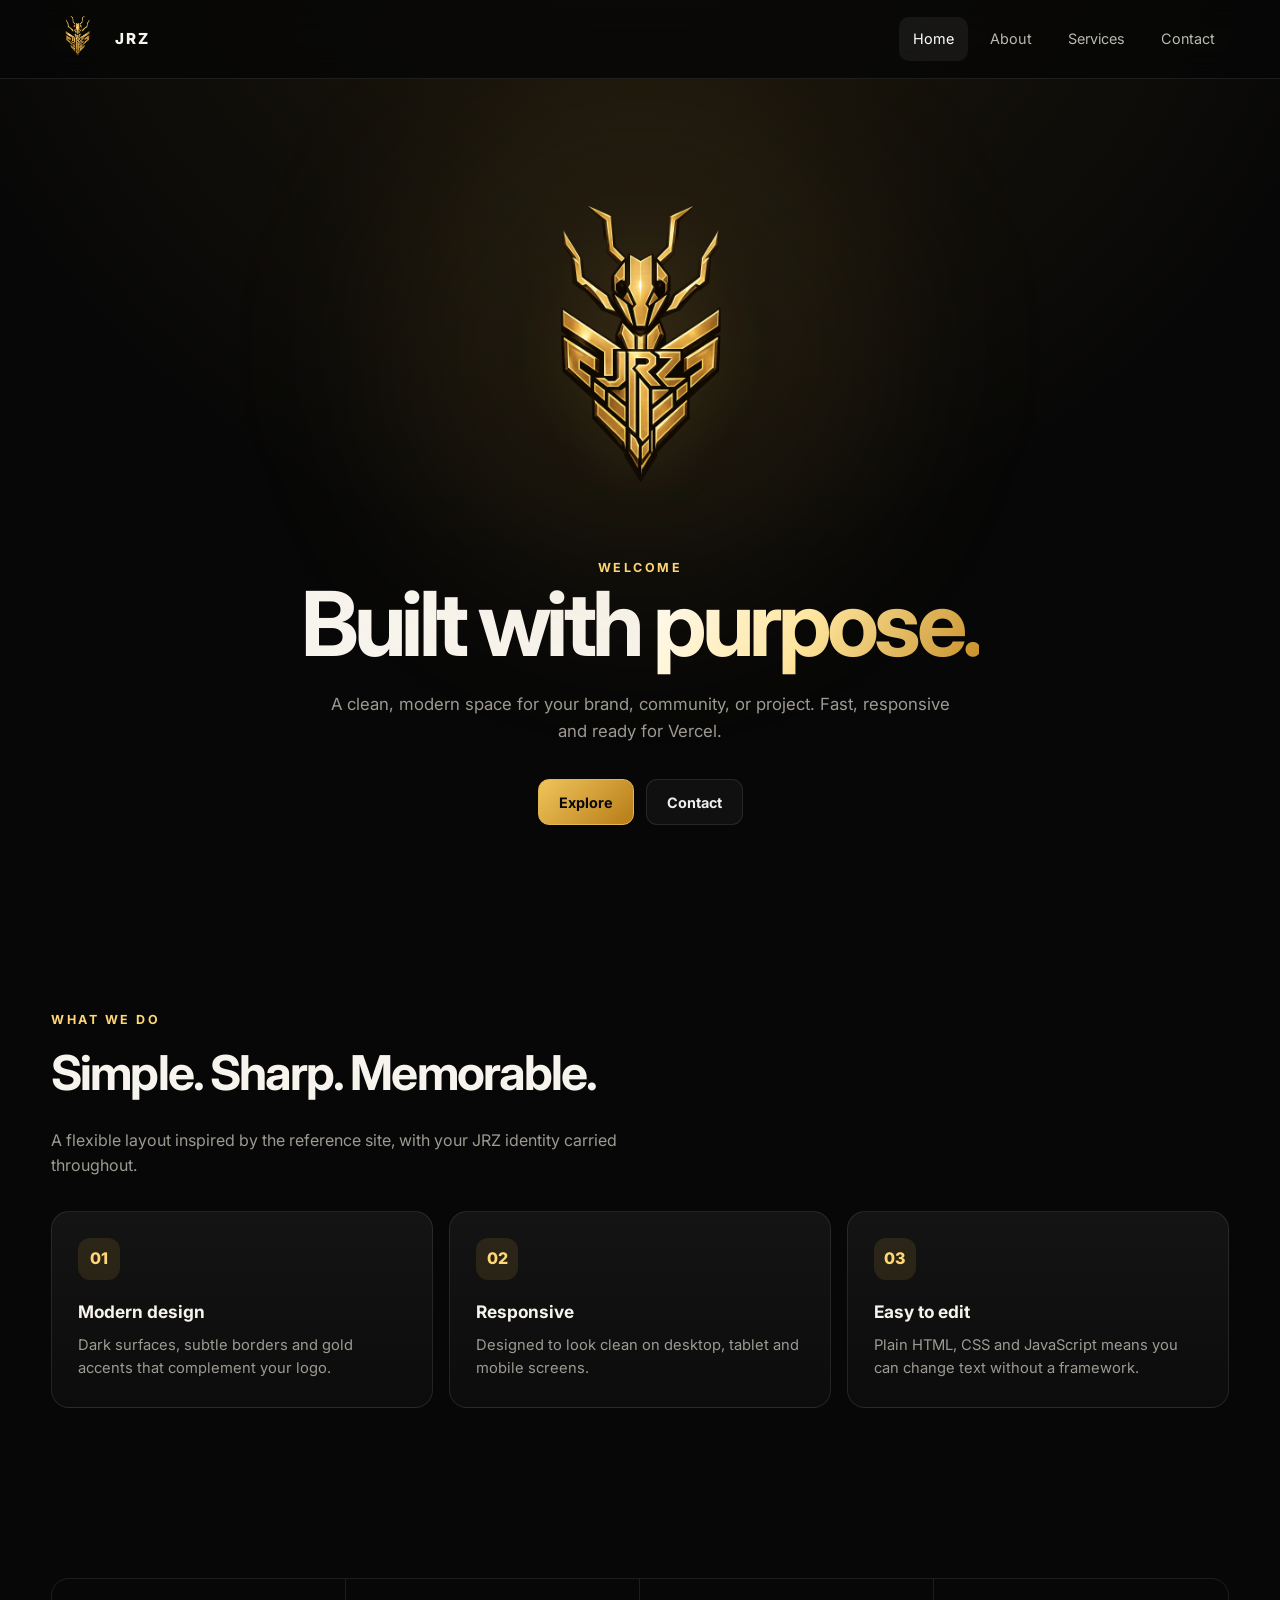
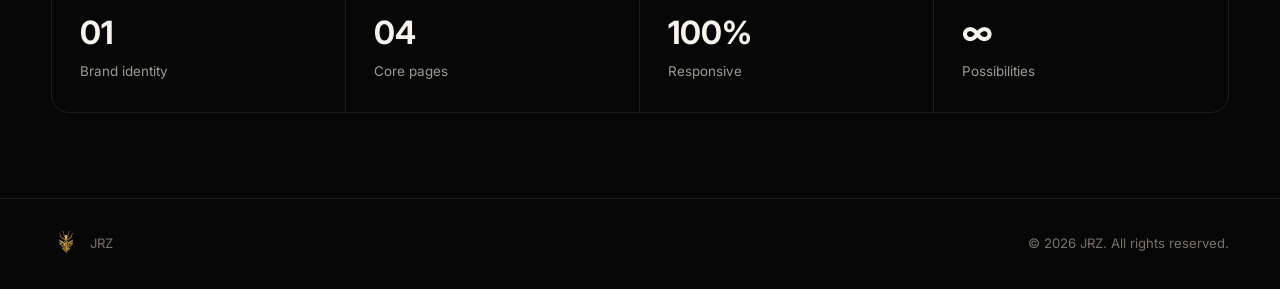
<file: index.html>
<!doctype html>
<html lang="en">
<head>
<meta charset="utf-8">
<meta name="viewport" content="width=device-width,initial-scale=1">
<meta name="theme-color" content="#070707">
<title>JRZ — Home</title>
<link rel="stylesheet" href="style.css">
</head>
<body>

<header class="site-header">
 <div class="container nav">
  <a class="logo-link" href="index.html" aria-label="Go to homepage">
    <img src="assets/logo.png" alt="JRZ logo"><span class="brand">JRZ</span>
  </a>
  <button class="menu" aria-label="Open menu" aria-expanded="false">☰</button>
  <nav class="nav-links" aria-label="Main navigation">
   <a class="active" href="index.html">Home</a>
   <a class="" href="about.html">About</a>
   <a class="" href="services.html">Services</a>
   <a class="" href="contact.html">Contact</a>
  </nav>
 </div>
</header>

<main>
<section class="hero">
  <div class="container">
    <img class="hero-logo" src="assets/logo.png" alt="JRZ logo">
    <div class="eyebrow">Welcome</div>
    <h1>Built with <span class="gradient">purpose.</span></h1>
    <p>A clean, modern space for your brand, community, or project. Fast, responsive and ready for Vercel.</p>
    <div class="actions">
      <a class="btn btn-primary" href="about.html">Explore</a>
      <a class="btn btn-secondary" href="contact.html">Contact</a>
    </div>
  </div>
</section>
<section class="section">
  <div class="container">
    <div class="section-head">
      <div class="eyebrow">What we do</div><h2>Simple. Sharp. Memorable.</h2>
      <p>A flexible layout inspired by the reference site, with your JRZ identity carried throughout.</p>
    </div>
    <div class="grid">
      <article class="card"><div class="icon">01</div><h3>Modern design</h3><p>Dark surfaces, subtle borders and gold accents that complement your logo.</p></article>
      <article class="card"><div class="icon">02</div><h3>Responsive</h3><p>Designed to look clean on desktop, tablet and mobile screens.</p></article>
      <article class="card"><div class="icon">03</div><h3>Easy to edit</h3><p>Plain HTML, CSS and JavaScript means you can change text without a framework.</p></article>
    </div>
  </div>
</section>
<section class="section">
 <div class="container">
  <div class="stats">
   <div class="stat"><strong>01</strong><span>Brand identity</span></div>
   <div class="stat"><strong>04</strong><span>Core pages</span></div>
   <div class="stat"><strong>100%</strong><span>Responsive</span></div>
   <div class="stat"><strong>∞</strong><span>Possibilities</span></div>
  </div>
 </div>
</section>
</main>
<footer><div class="container footer-inner">
  <a class="footer-logo" href="index.html"><img src="assets/logo.png" alt=""> <span>JRZ</span></a>
  <span>© <span id="year"></span> JRZ. All rights reserved.</span>
</div></footer>
<script src="script.js"></script>
</body>
</html>
</file>
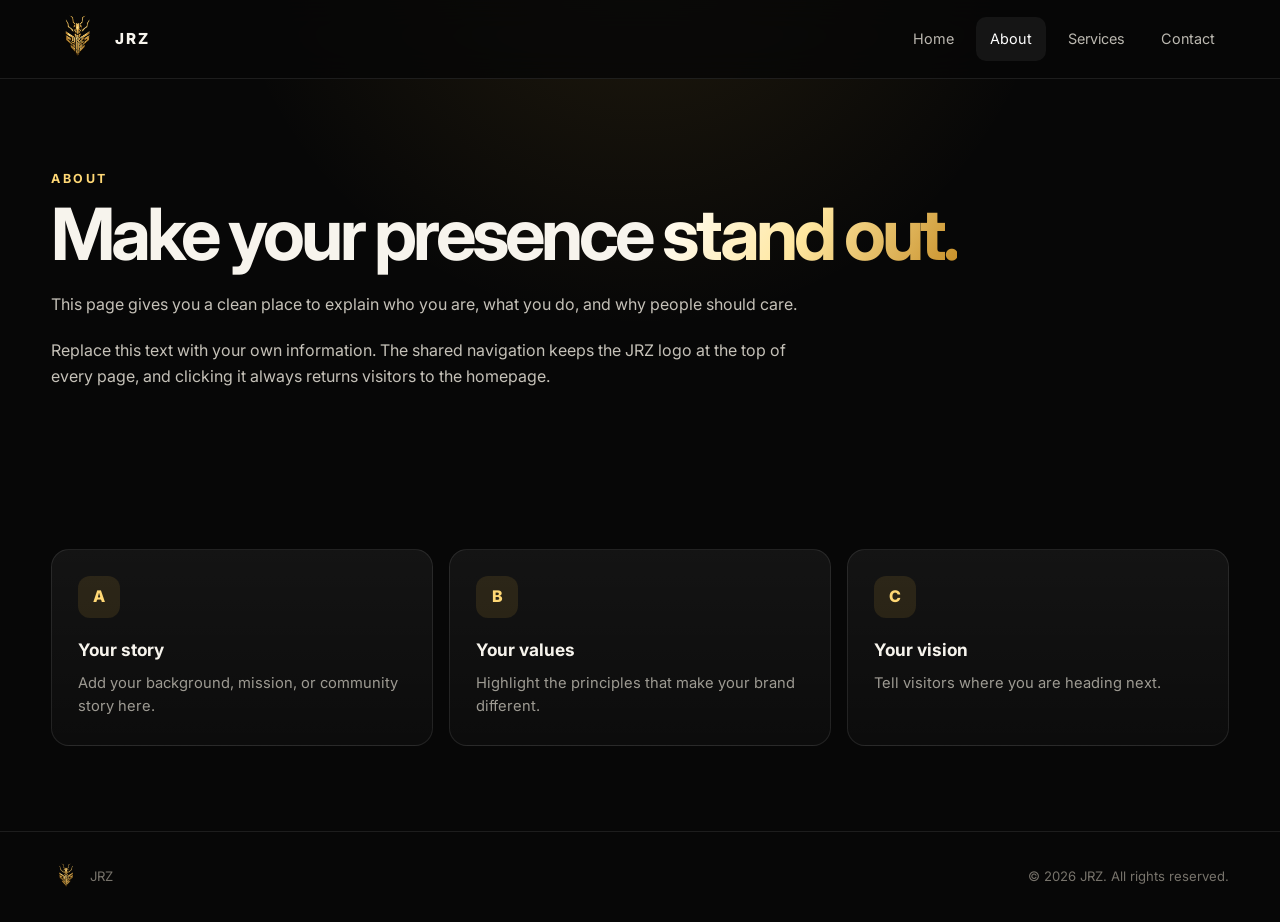
<file: about.html>
<!doctype html>
<html lang="en">
<head>
<meta charset="utf-8">
<meta name="viewport" content="width=device-width,initial-scale=1">
<meta name="theme-color" content="#070707">
<title>JRZ — About</title>
<link rel="stylesheet" href="style.css">
</head>
<body>

<header class="site-header">
 <div class="container nav">
  <a class="logo-link" href="index.html" aria-label="Go to homepage">
    <img src="assets/logo.png" alt="JRZ logo"><span class="brand">JRZ</span>
  </a>
  <button class="menu" aria-label="Open menu" aria-expanded="false">☰</button>
  <nav class="nav-links" aria-label="Main navigation">
   <a class="" href="index.html">Home</a>
   <a class="active" href="about.html">About</a>
   <a class="" href="services.html">Services</a>
   <a class="" href="contact.html">Contact</a>
  </nav>
 </div>
</header>

<main>
<section class="page-hero"><div class="container">
 <div class="eyebrow">About</div><h1>Make your presence <span class="gradient">stand out.</span></h1>
 <div class="prose"><p>This page gives you a clean place to explain who you are, what you do, and why people should care.</p><p>Replace this text with your own information. The shared navigation keeps the JRZ logo at the top of every page, and clicking it always returns visitors to the homepage.</p></div>
</div></section>
<section class="section"><div class="container"><div class="grid">
 <article class="card"><div class="icon">A</div><h3>Your story</h3><p>Add your background, mission, or community story here.</p></article>
 <article class="card"><div class="icon">B</div><h3>Your values</h3><p>Highlight the principles that make your brand different.</p></article>
 <article class="card"><div class="icon">C</div><h3>Your vision</h3><p>Tell visitors where you are heading next.</p></article>
</div></div></section>
</main>
<footer><div class="container footer-inner">
  <a class="footer-logo" href="index.html"><img src="assets/logo.png" alt=""> <span>JRZ</span></a>
  <span>© <span id="year"></span> JRZ. All rights reserved.</span>
</div></footer>
<script src="script.js"></script>
</body>
</html>
</file>
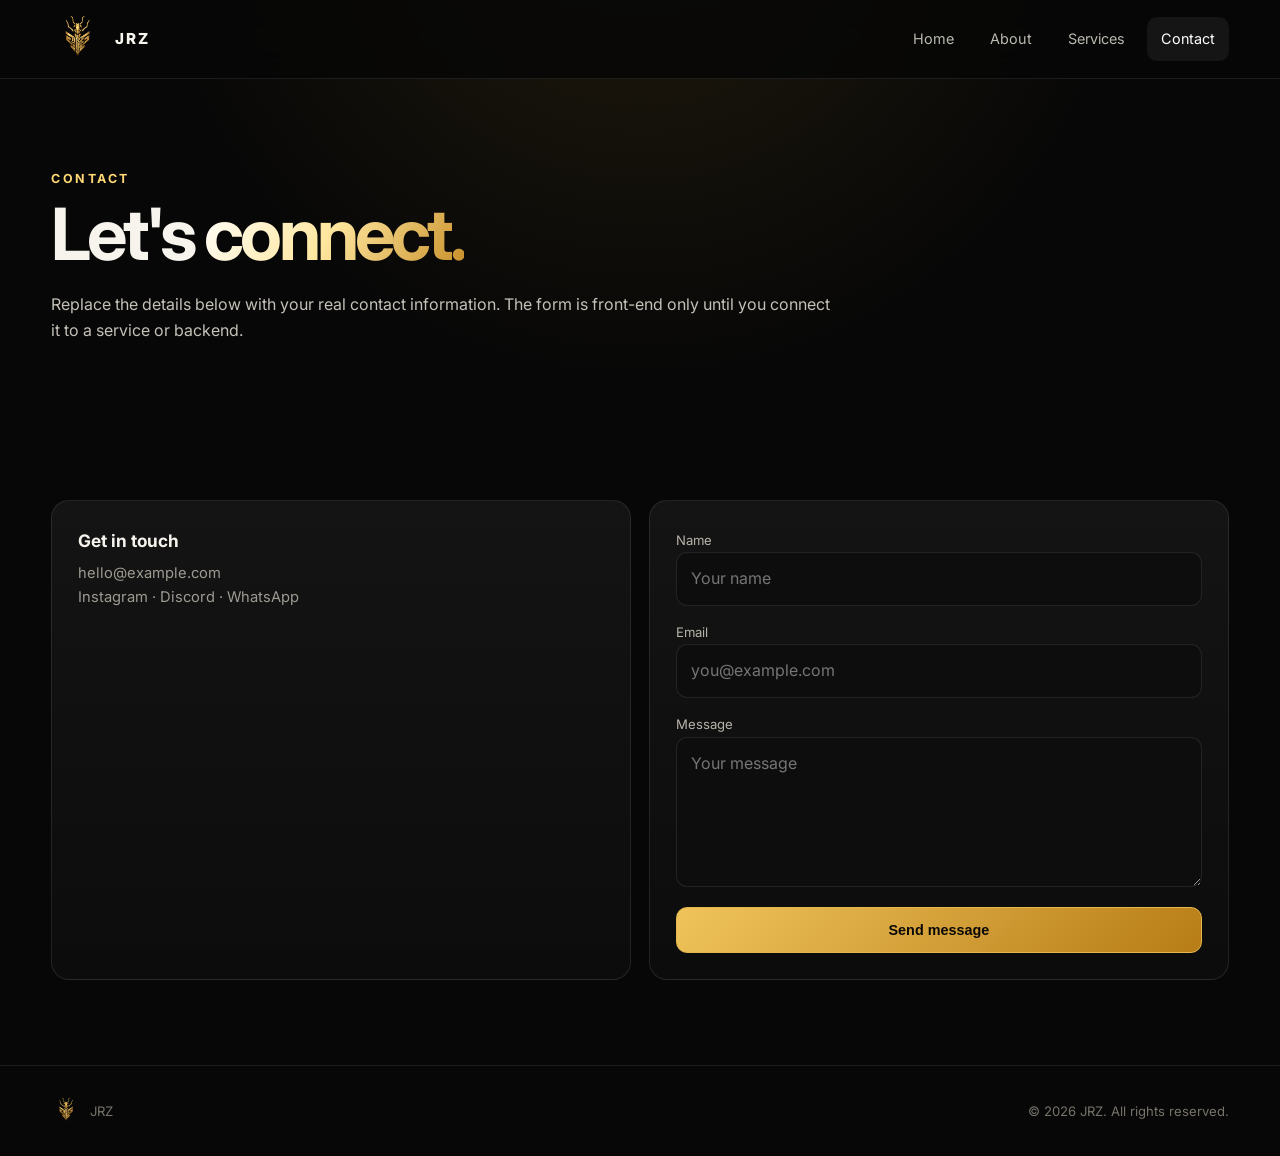
<file: contact.html>
<!doctype html>
<html lang="en">
<head>
<meta charset="utf-8">
<meta name="viewport" content="width=device-width,initial-scale=1">
<meta name="theme-color" content="#070707">
<title>JRZ — Contact</title>
<link rel="stylesheet" href="style.css">
</head>
<body>

<header class="site-header">
 <div class="container nav">
  <a class="logo-link" href="index.html" aria-label="Go to homepage">
    <img src="assets/logo.png" alt="JRZ logo"><span class="brand">JRZ</span>
  </a>
  <button class="menu" aria-label="Open menu" aria-expanded="false">☰</button>
  <nav class="nav-links" aria-label="Main navigation">
   <a class="" href="index.html">Home</a>
   <a class="" href="about.html">About</a>
   <a class="" href="services.html">Services</a>
   <a class="active" href="contact.html">Contact</a>
  </nav>
 </div>
</header>

<main>
<section class="page-hero"><div class="container">
 <div class="eyebrow">Contact</div><h1>Let's <span class="gradient">connect.</span></h1>
 <p class="prose">Replace the details below with your real contact information. The form is front-end only until you connect it to a service or backend.</p>
</div></section>
<section class="section"><div class="container contact">
 <div class="card"><h3>Get in touch</h3><p>hello@example.com</p><p>Instagram · Discord · WhatsApp</p></div>
 <form class="card form" onsubmit="event.preventDefault(); alert('Thanks! Connect this form to your preferred form service before publishing.');">
   <div><label>Name</label><input required placeholder="Your name"></div>
   <div><label>Email</label><input required type="email" placeholder="you@example.com"></div>
   <div><label>Message</label><textarea required placeholder="Your message"></textarea></div>
   <button class="btn btn-primary" type="submit">Send message</button>
 </form>
</div></section>
</main>
<footer><div class="container footer-inner">
  <a class="footer-logo" href="index.html"><img src="assets/logo.png" alt=""> <span>JRZ</span></a>
  <span>© <span id="year"></span> JRZ. All rights reserved.</span>
</div></footer>
<script src="script.js"></script>
</body>
</html>
</file>
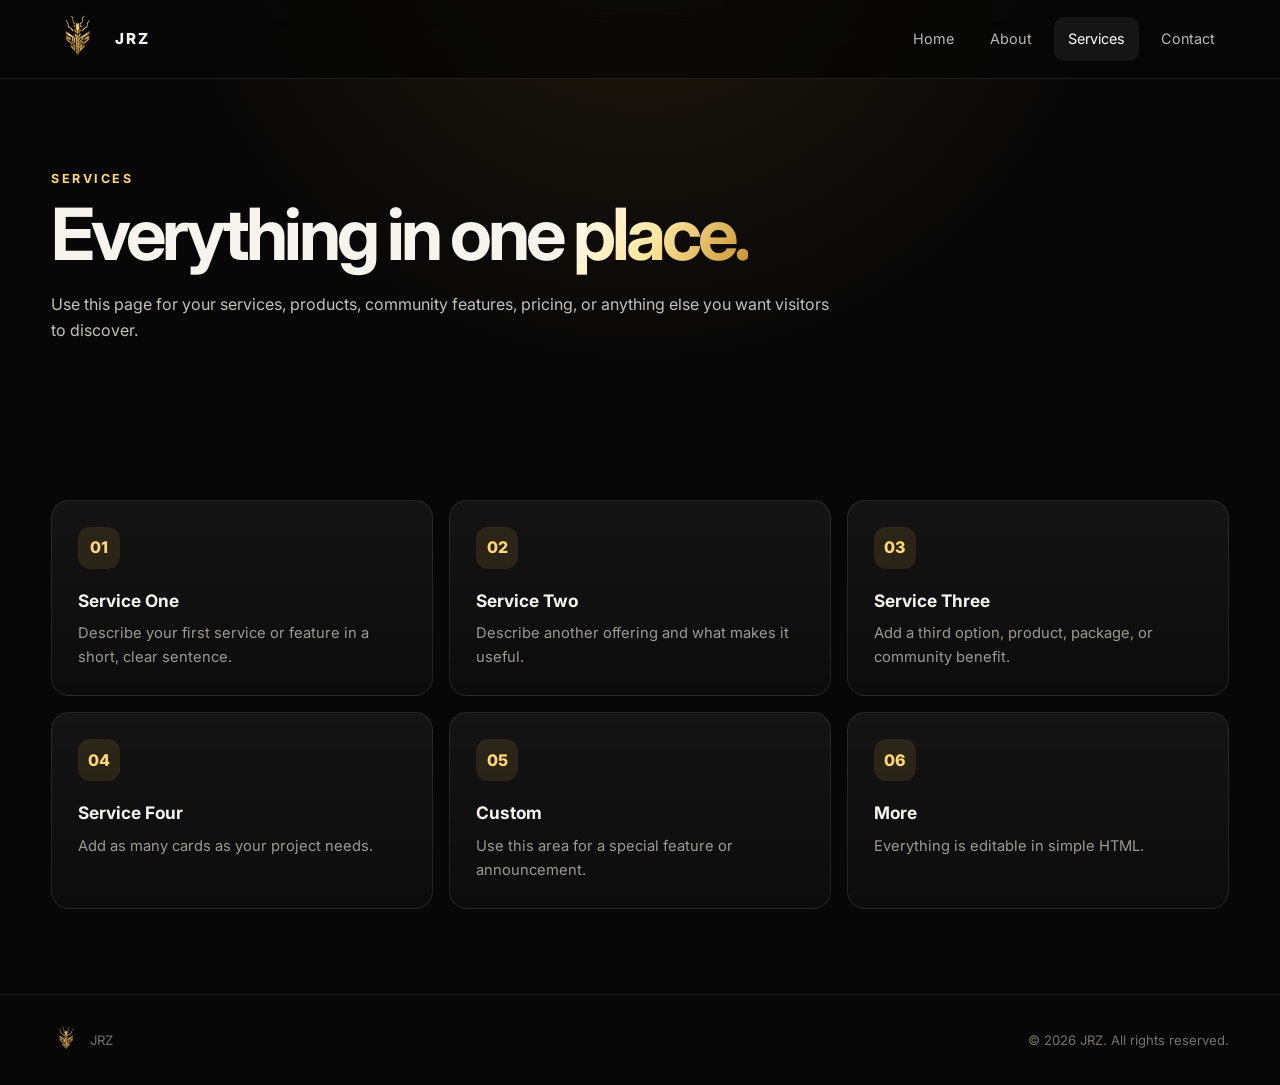
<file: services.html>
<!doctype html>
<html lang="en">
<head>
<meta charset="utf-8">
<meta name="viewport" content="width=device-width,initial-scale=1">
<meta name="theme-color" content="#070707">
<title>JRZ — Services</title>
<link rel="stylesheet" href="style.css">
</head>
<body>

<header class="site-header">
 <div class="container nav">
  <a class="logo-link" href="index.html" aria-label="Go to homepage">
    <img src="assets/logo.png" alt="JRZ logo"><span class="brand">JRZ</span>
  </a>
  <button class="menu" aria-label="Open menu" aria-expanded="false">☰</button>
  <nav class="nav-links" aria-label="Main navigation">
   <a class="" href="index.html">Home</a>
   <a class="" href="about.html">About</a>
   <a class="active" href="services.html">Services</a>
   <a class="" href="contact.html">Contact</a>
  </nav>
 </div>
</header>

<main>
<section class="page-hero"><div class="container">
 <div class="eyebrow">Services</div><h1>Everything in one <span class="gradient">place.</span></h1>
 <p class="prose">Use this page for your services, products, community features, pricing, or anything else you want visitors to discover.</p>
</div></section>
<section class="section"><div class="container"><div class="grid">
 <article class="card"><div class="icon">01</div><h3>Service One</h3><p>Describe your first service or feature in a short, clear sentence.</p></article>
 <article class="card"><div class="icon">02</div><h3>Service Two</h3><p>Describe another offering and what makes it useful.</p></article>
 <article class="card"><div class="icon">03</div><h3>Service Three</h3><p>Add a third option, product, package, or community benefit.</p></article>
 <article class="card"><div class="icon">04</div><h3>Service Four</h3><p>Add as many cards as your project needs.</p></article>
 <article class="card"><div class="icon">05</div><h3>Custom</h3><p>Use this area for a special feature or announcement.</p></article>
 <article class="card"><div class="icon">06</div><h3>More</h3><p>Everything is editable in simple HTML.</p></article>
</div></div></section>
</main>
<footer><div class="container footer-inner">
  <a class="footer-logo" href="index.html"><img src="assets/logo.png" alt=""> <span>JRZ</span></a>
  <span>© <span id="year"></span> JRZ. All rights reserved.</span>
</div></footer>
<script src="script.js"></script>
</body>
</html>
</file>
<file: style.css>
@import url('https://fonts.googleapis.com/css2?family=Inter:wght@400;500;600;700;800&display=swap');

:root{
  --bg:#070707;
  --surface:#101010;
  --surface-2:#151515;
  --gold:#d8a83e;
  --gold-light:#ffd875;
  --text:#f7f4ed;
  --muted:#9d9a92;
  --line:rgba(255,255,255,.09);
  --max:1180px;
}
*{box-sizing:border-box}
html{scroll-behavior:smooth}
body{
  margin:0;background:
  radial-gradient(circle at 50% -10%,rgba(216,168,62,.13),transparent 35%),
  var(--bg);color:var(--text);font-family:Inter,Arial,sans-serif;
  line-height:1.6;min-height:100vh;
}
a{color:inherit;text-decoration:none}
img{max-width:100%;display:block}
.container{width:min(var(--max),92%);margin:auto}

/* Shared navigation */
.site-header{
  position:sticky;top:0;z-index:50;
  background:rgba(7,7,7,.82);backdrop-filter:blur(16px);
  border-bottom:1px solid var(--line);
}
.nav{height:78px;display:flex;align-items:center;justify-content:space-between}
.logo-link{display:flex;align-items:center;gap:12px}
.logo-link img{width:52px;height:52px;object-fit:contain}
.brand{font-weight:800;letter-spacing:.12em;font-size:.95rem}
.nav-links{display:flex;align-items:center;gap:8px}
.nav-links a{padding:10px 14px;border-radius:10px;color:#bbb8b0;font-size:.9rem}
.nav-links a:hover,.nav-links a.active{color:#fff;background:rgba(255,255,255,.06)}
.menu{display:none;background:none;border:1px solid var(--line);color:#fff;border-radius:10px;padding:9px 12px;font-size:20px}

/* Hero */
.hero{padding:110px 0 100px;text-align:center;position:relative;overflow:hidden}
.hero:before{
  content:"";position:absolute;width:520px;height:520px;border-radius:50%;
  left:50%;top:10px;transform:translateX(-50%);
  background:rgba(216,168,62,.08);filter:blur(80px);pointer-events:none;
}
.eyebrow{color:var(--gold-light);font-size:.78rem;font-weight:700;letter-spacing:.2em;text-transform:uppercase}
.hero-logo{width:min(230px,52vw);margin:0 auto 24px;filter:drop-shadow(0 0 30px rgba(216,168,62,.12))}
h1{font-size:clamp(2.8rem,7vw,6rem);line-height:1.02;margin:0 auto 22px;letter-spacing:-.055em}
.gradient{background:linear-gradient(120deg,#fff,#ffe7a0 48%,#c68d25);-webkit-background-clip:text;background-clip:text;color:transparent}
.hero p{max-width:650px;margin:0 auto;color:var(--muted);font-size:1.05rem}
.actions{display:flex;justify-content:center;gap:12px;margin-top:34px;flex-wrap:wrap}
.btn{display:inline-flex;align-items:center;justify-content:center;min-height:46px;padding:0 20px;border-radius:11px;font-weight:700;font-size:.9rem;border:1px solid var(--line);transition:.2s}
.btn-primary{background:linear-gradient(135deg,#f0c45b,#b77c16);color:#0a0907;border-color:#e5b64e}
.btn:hover{transform:translateY(-2px)}
.btn-secondary{background:rgba(255,255,255,.04);color:#eee}

/* Sections */
.section{padding:85px 0}
.section-head{margin-bottom:32px}
.section-head h2{font-size:clamp(1.9rem,4vw,3rem);margin:5px 0 10px;letter-spacing:-.04em}
.section-head p{color:var(--muted);max-width:650px}
.grid{display:grid;grid-template-columns:repeat(3,1fr);gap:16px}
.card{
  background:linear-gradient(180deg,rgba(255,255,255,.055),rgba(255,255,255,.025));
  border:1px solid var(--line);border-radius:18px;padding:26px;
  transition:.2s;
}
.card:hover{transform:translateY(-4px);border-color:rgba(216,168,62,.3)}
.icon{width:42px;height:42px;border-radius:12px;display:grid;place-items:center;background:rgba(216,168,62,.12);color:var(--gold-light);font-weight:800;margin-bottom:18px}
.card h3{margin:0 0 8px;font-size:1.08rem}.card p{margin:0;color:var(--muted);font-size:.92rem}

.stats{display:grid;grid-template-columns:repeat(4,1fr);border:1px solid var(--line);border-radius:18px;overflow:hidden}
.stat{padding:28px;border-right:1px solid var(--line)}.stat:last-child{border-right:0}
.stat strong{display:block;font-size:2rem}.stat span{color:var(--muted);font-size:.84rem}

.page-hero{padding:90px 0 55px}.page-hero h1{font-size:clamp(2.5rem,6vw,4.5rem);margin-top:8px}
.prose{max-width:780px;color:#c5c1b8}.prose p{margin:0 0 20px}

.contact{display:grid;grid-template-columns:1fr 1fr;gap:18px}
.form{display:grid;gap:13px}
label{font-size:.82rem;color:#b8b4ab}
input,textarea{
  width:100%;border:1px solid var(--line);background:#0d0d0d;color:#fff;
  border-radius:11px;padding:13px 14px;font:inherit;outline:none;
}
input:focus,textarea:focus{border-color:rgba(216,168,62,.55)}
textarea{min-height:150px;resize:vertical}

footer{border-top:1px solid var(--line);padding:30px 0;color:#77736b;font-size:.82rem}
.footer-inner{display:flex;justify-content:space-between;gap:20px;align-items:center}
.footer-logo{display:flex;align-items:center;gap:9px}.footer-logo img{width:30px;height:30px;object-fit:contain}

@media(max-width:760px){
  .nav{height:68px}.brand{display:none}.menu{display:block}
  .nav-links{
    position:absolute;top:68px;left:0;right:0;padding:10px 4%;
    background:rgba(7,7,7,.97);border-bottom:1px solid var(--line);
    display:none;flex-direction:column;align-items:stretch
  }
  .nav-links.open{display:flex}.nav-links a{text-align:center}
  .hero{padding:75px 0 70px}.hero-logo{width:175px}
  .grid,.contact{grid-template-columns:1fr}.stats{grid-template-columns:1fr 1fr}
  .stat:nth-child(2){border-right:0}.stat:nth-child(-n+2){border-bottom:1px solid var(--line)}
  .footer-inner{flex-direction:column;align-items:flex-start}
}
</file>
